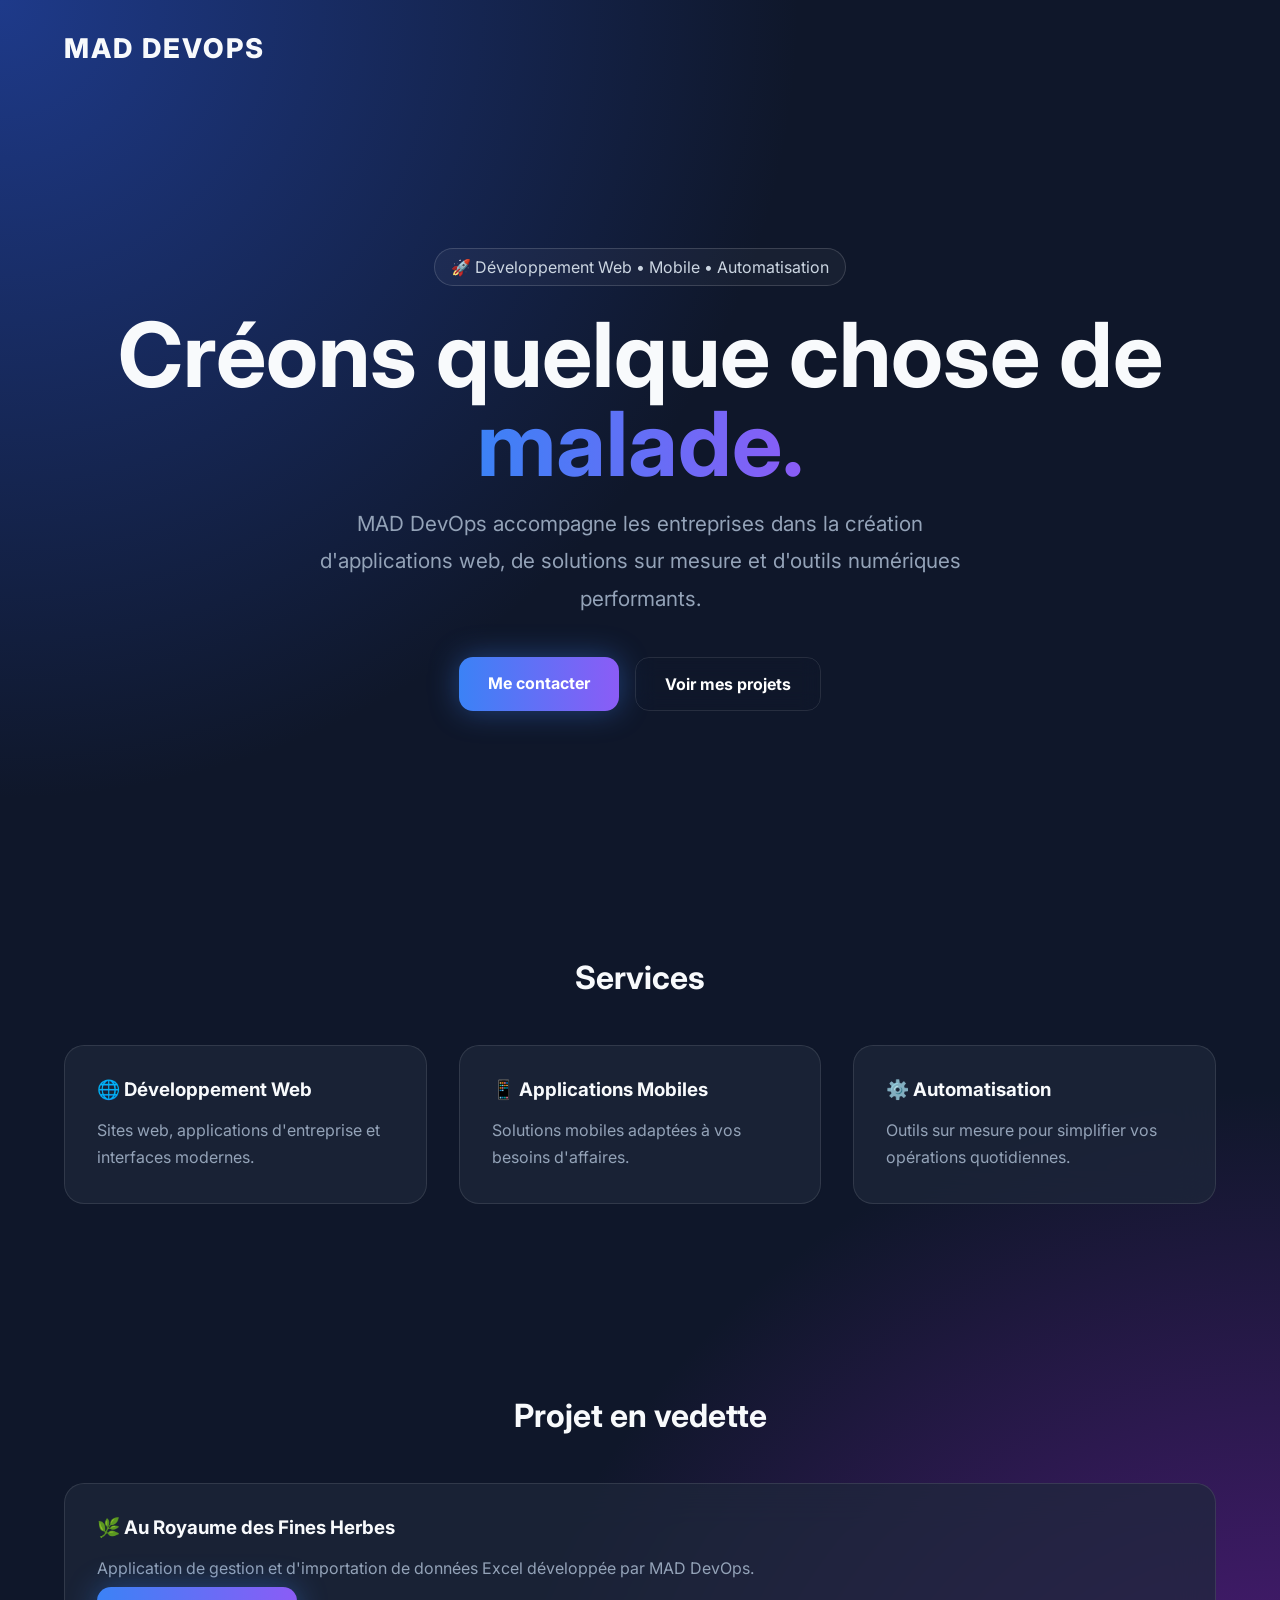
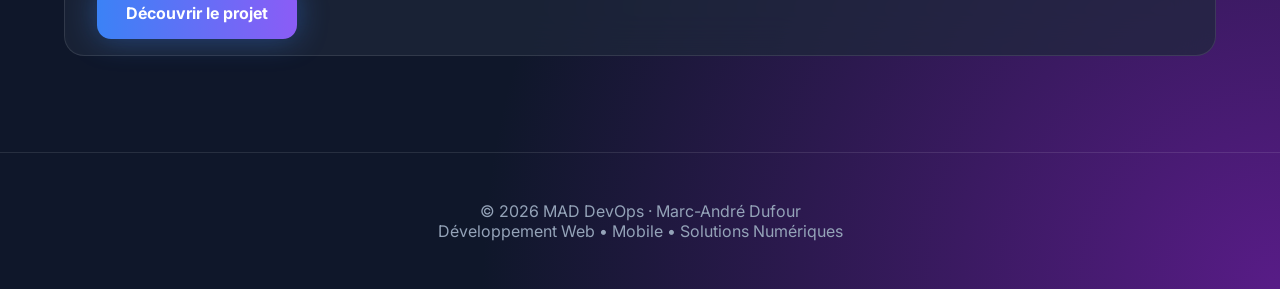
<file: index.html>
<!DOCTYPE html>
<html lang="fr-CA">
<head>
  <meta charset="UTF-8">
  <meta name="viewport" content="width=device-width, initial-scale=1.0">
  <title>MAD DevOps | Développement Web & Mobile</title>

  <meta name="description"
        content="MAD DevOps - Développement d'applications web, mobiles et solutions numériques sur mesure.">

  <link rel="preconnect" href="https://fonts.googleapis.com">
  <link rel="preconnect" href="https://fonts.gstatic.com" crossorigin>
  <link href="https://fonts.googleapis.com/css2?family=Inter:wght@300;400;600;700;800&display=swap" rel="stylesheet">

  <style>
    :root {
      --bg: #0f172a;
      --card: rgba(30, 41, 59, 0.7);
      --border: rgba(255,255,255,0.1);
      --primary: #3b82f6;
      --secondary: #8b5cf6;
      --text: #f8fafc;
      --muted: #94a3b8;
    }

    * {
      margin: 0;
      padding: 0;
      box-sizing: border-box;
    }

    body {
      font-family: 'Inter', sans-serif;
      background:
        radial-gradient(circle at top left, #1e3a8a 0%, transparent 35%),
        radial-gradient(circle at bottom right, #581c87 0%, transparent 35%),
        var(--bg);
      color: var(--text);
      min-height: 100vh;
    }

    .container {
      width: min(1200px, 90%);
      margin: auto;
    }

    header {
      padding: 2rem 0;
    }

    nav {
      display: flex;
      justify-content: space-between;
      align-items: center;
    }

    .logo {
      font-size: 1.7rem;
      font-weight: 800;
      letter-spacing: 2px;
    }

    .hero {
      min-height: 85vh;
      display: flex;
      align-items: center;
      text-align: center;
    }

    .hero-content {
      width: 100%;
    }

    h1 {
      font-size: clamp(3rem, 7vw, 6rem);
      line-height: 1;
      margin-bottom: 1rem;
    }

    .gradient {
      background: linear-gradient(
        90deg,
        var(--primary),
        var(--secondary)
      );
      -webkit-background-clip: text;
      -webkit-text-fill-color: transparent;
    }

    .subtitle {
      color: var(--muted);
      font-size: 1.3rem;
      max-width: 700px;
      margin: auto;
      line-height: 1.8;
    }

    .buttons {
      margin-top: 2.5rem;
      display: flex;
      justify-content: center;
      gap: 1rem;
      flex-wrap: wrap;
    }

    .btn {
      padding: 1rem 1.8rem;
      border-radius: 14px;
      text-decoration: none;
      font-weight: 700;
      transition: .3s;
    }

    .btn-primary {
      background: linear-gradient(
        90deg,
        var(--primary),
        var(--secondary)
      );
      color: white;
      box-shadow: 0 0 30px rgba(59,130,246,.4);
    }

    .btn-primary:hover {
      transform: translateY(-3px);
    }

    .btn-secondary {
      border: 1px solid var(--border);
      color: white;
      backdrop-filter: blur(10px);
    }

    .btn-secondary:hover {
      background: rgba(255,255,255,.05);
    }

    section {
      padding: 6rem 0;
    }

    .section-title {
      text-align: center;
      font-size: 2rem;
      margin-bottom: 3rem;
    }

    .grid {
      display: grid;
      grid-template-columns: repeat(auto-fit, minmax(280px,1fr));
      gap: 2rem;
    }

    .card {
      background: var(--card);
      border: 1px solid var(--border);
      border-radius: 20px;
      padding: 2rem;
      backdrop-filter: blur(20px);
      transition: .3s;
    }

    .card:hover {
      transform: translateY(-8px);
      border-color: rgba(59,130,246,.4);
    }

    .card h3 {
      margin-bottom: 1rem;
    }

    .card p {
      color: var(--muted);
      line-height: 1.7;
    }

    footer {
      text-align: center;
      padding: 3rem;
      color: var(--muted);
      border-top: 1px solid var(--border);
    }

    .badge {
      display: inline-block;
      padding: .5rem 1rem;
      border: 1px solid rgba(255,255,255,.15);
      border-radius: 999px;
      margin-bottom: 1.5rem;
      color: #cbd5e1;
      background: rgba(255,255,255,.04);
    }
  </style>
</head>
<body>

<header class="container">
  <nav>
    <div class="logo">MAD DEVOPS</div>
  </nav>
</header>

<section class="hero container">
  <div class="hero-content">

    <div class="badge">
      🚀 Développement Web • Mobile • Automatisation
    </div>

    <h1>
      Créons quelque chose de
      <span class="gradient">malade.</span>
    </h1>

    <p class="subtitle">
      MAD DevOps accompagne les entreprises dans la création
      d'applications web, de solutions sur mesure et d'outils
      numériques performants.
    </p>

    <div class="buttons">
      <a href="mailto:contact@maddevops.com" class="btn btn-primary">
        Me contacter
      </a>

      <a href="https://github.com/bleeband"
         target="_blank"
         class="btn btn-secondary">
        Voir mes projets
      </a>
    </div>

  </div>
</section>

<section class="container">
  <h2 class="section-title">Services</h2>

  <div class="grid">

    <div class="card">
      <h3>🌐 Développement Web</h3>
      <p>
        Sites web, applications d'entreprise et interfaces modernes.
      </p>
    </div>

    <div class="card">
      <h3>📱 Applications Mobiles</h3>
      <p>
        Solutions mobiles adaptées à vos besoins d'affaires.
      </p>
    </div>

    <div class="card">
      <h3>⚙️ Automatisation</h3>
      <p>
        Outils sur mesure pour simplifier vos opérations quotidiennes.
      </p>
    </div>

  </div>
</section>

<section class="container">
  <h2 class="section-title">Projet en vedette</h2>

  <div class="card">
    <h3>🌿 Au Royaume des Fines Herbes</h3>
    <p>
      Application de gestion et d'importation de données Excel
      développée par MAD DevOps.
    </p>

    <br>

    <a class="btn btn-primary"
       href="/fines-herbes">
      Découvrir le projet
    </a>
  </div>
</section>

<footer>
  © 2026 MAD DevOps · Marc-André Dufour<br>
  Développement Web • Mobile • Solutions Numériques
</footer>

</body>
</html>
</file>
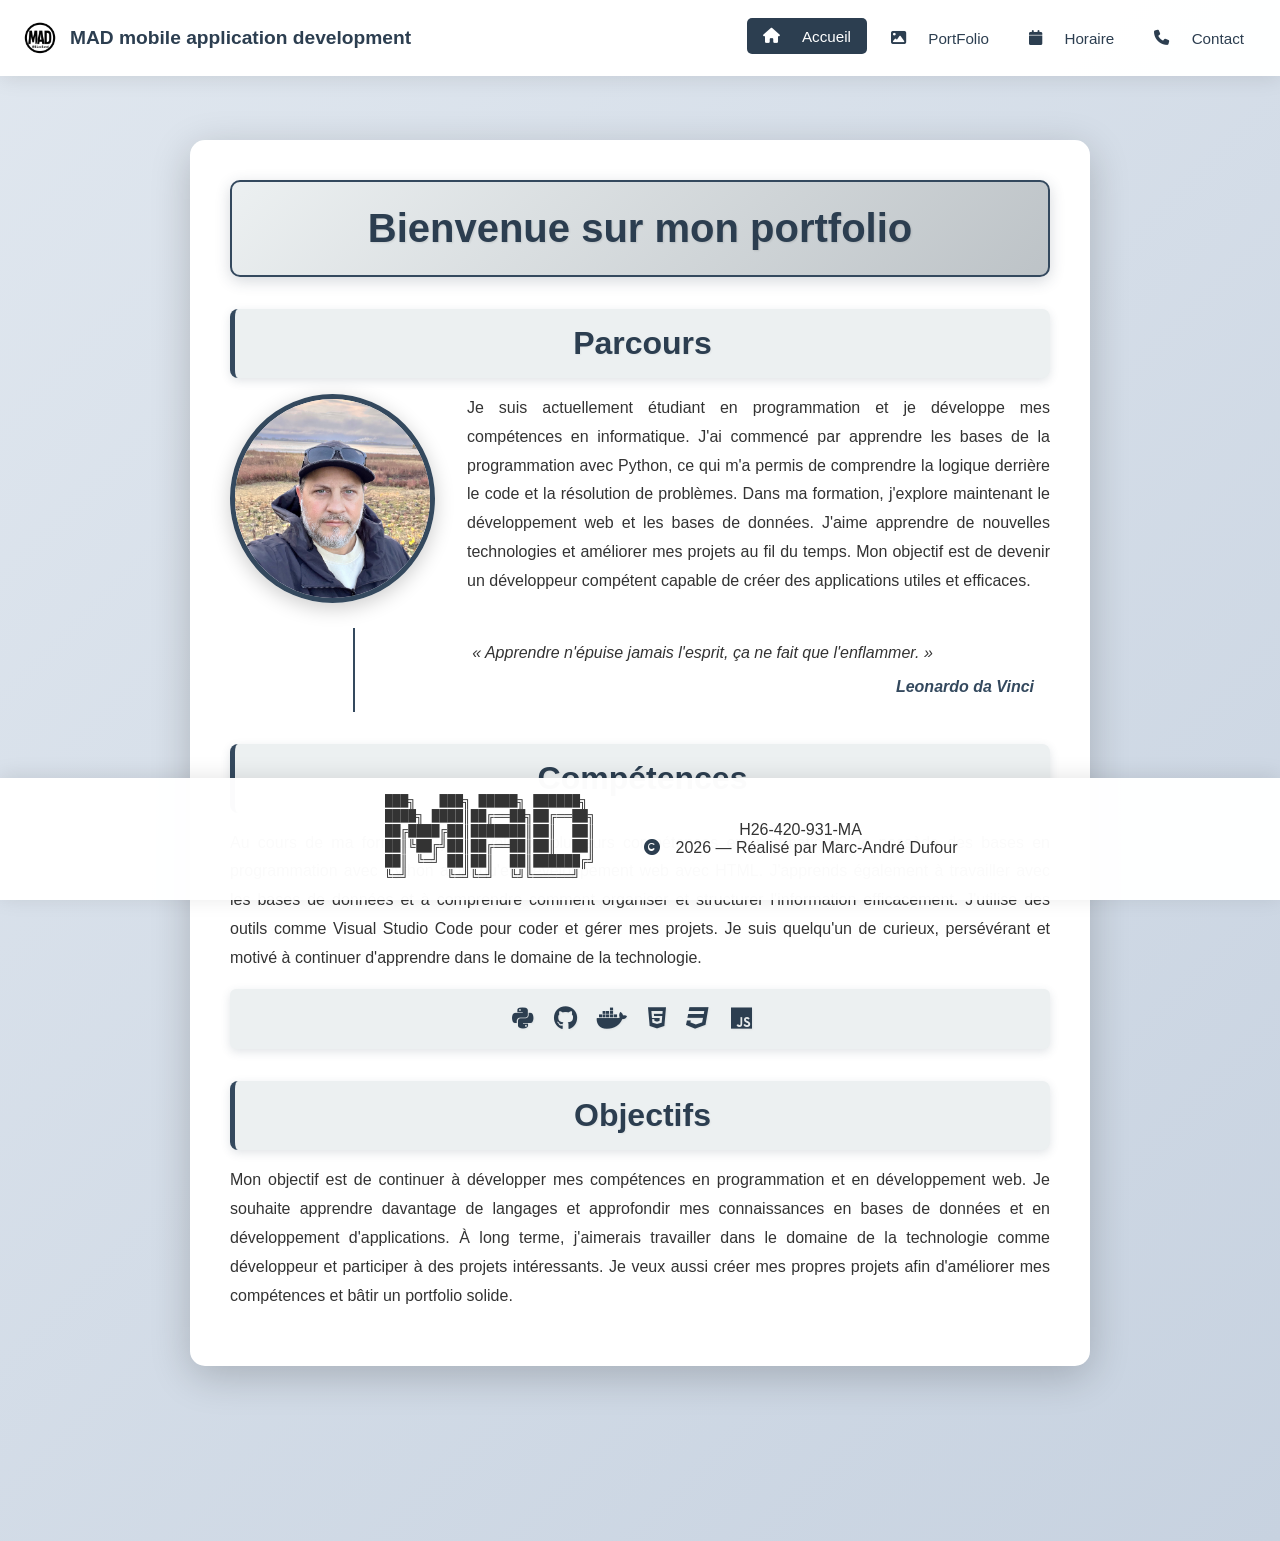
<file: MAD-TP1-H26-931/index.html>
<!DOCTYPE html>
<html lang="fr">

<head>
    <meta charset="UTF-8">
    <meta name="viewport" content="width=device-width, initial-scale=1.0">
    <title>MAD - TP 1</title>
    <link rel="icon" type="image/png" href="client/images/MAD_logo.png">
    <link rel="stylesheet" href="client/css/style.css">
    <link rel="stylesheet" href="https://cdnjs.cloudflare.com/ajax/libs/font-awesome/6.7.2/css/all.min.css">
</head>

<body>
    <header>
        <nav>
            <div class="navbar">
                <div class="logo">
                    <img src="client/images/MAD_logo.png" alt="Logo">
                    <span class="logo-name">MAD mobile application development</span>
                </div>

                <ul class="navliens">
                    <li><a href="index.html" class="active"><i class="fa fa-home"></i>Accueil</a></li>
                    <li><a href="client/pages/portfolio.html"><i class="fa fa-image"></i>PortFolio</a></li>
                    <li><a href="client/pages/loisirs.html"><i class="fa fa-calendar"></i>Horaire</a></li>
                    <li><a href="client/pages/contact.html"><i class="fa fa-phone"></i>Contact</a></li>
                </ul>
            </div>
        </nav>
    </header>

    <main>
        <h1 class="h1contour">Bienvenue sur mon portfolio</h1>

        <section class="parcours">
            <h2 class="h2contour">Parcours</h2>
            <img src="client/images/MAD.JPEG" alt="Photo MAD" class="float-image">

            <p>
            Je suis actuellement étudiant en programmation et je développe mes compétences en informatique.
            J'ai commencé par apprendre les bases de la programmation avec Python, ce qui m'a permis de comprendre
            la logique derrière le code et la résolution de problèmes. Dans ma formation, j'explore maintenant
            le développement web et les bases de données. J'aime apprendre de nouvelles technologies et améliorer
            mes projets au fil du temps. Mon objectif est de devenir un développeur compétent capable de créer des
            applications utiles et efficaces.
            </p>

            <blockquote>
                « Apprendre n'épuise jamais l'esprit, ça ne fait que l'enflammer. »
                <cite>Leonardo da Vinci</cite>
            </blockquote>
            
        </section>

        <section class="competences">
            <h2 class="h2contour">Compétences</h2>
            <p>
            Au cours de ma formation, j'ai développé plusieurs compétences en informatique.
            Je possède des bases en programmation avec Python ainsi qu'en développement web
            avec HTML. J'apprends également à travailler avec les bases de données et à comprendre
            comment organiser et structurer l'information efficacement. J'utilise des outils
            comme Visual Studio Code pour coder et gérer mes projets. Je suis quelqu'un de
            curieux, persévérant et motivé à continuer d'apprendre dans le domaine de la technologie.
            </p>
            <p class="comp_icon">
                <i class="fa-brands fa-python fa-xl"></i>
                <i class="fa-brands fa-github fa-xl"></i>
                <i class="fa-brands fa-docker fa-xl"></i>
                <i class="fa-brands fa-html5 fa-xl"></i>
                <i class="fa-brands fa-css3 fa-xl"></i>
                <i class="fa-brands fa-js fa-xl"></i>
            </p>
        </section>

        <section class="objectifs">
            <h2 class="h2contour">Objectifs</h2>
            <p>
            Mon objectif est de continuer à développer mes compétences en programmation
            et en développement web. Je souhaite apprendre davantage de langages et
            approfondir mes connaissances en bases de données et en développement
            d'applications. À long terme, j'aimerais travailler dans le domaine de la
            technologie comme développeur et participer à des projets intéressants.
            Je veux aussi créer mes propres projets afin d'améliorer mes compétences
            et bâtir un portfolio solide.
            </p>
        </section>
    </main>

    <footer>

        <pre>
        ███╗   ███╗ █████╗ ██████╗
        ████╗ ████║██╔══██╗██╔══██╗
        ██╔████╔██║███████║██║  ██║
        ██║╚██╔╝██║██╔══██║██║  ██║
        ██║ ╚═╝ ██║██║  ██║██████╔╝
        ╚═╝     ╚═╝╚═╝  ╚╝╚═════╝</pre>

        <p>
            H26-420-931-MA<br>
            <i class="fa fa-copyright"></i>2026 — Réalisé par Marc-André Dufour
        </p>
    </footer>

</body>
</html>
</file>
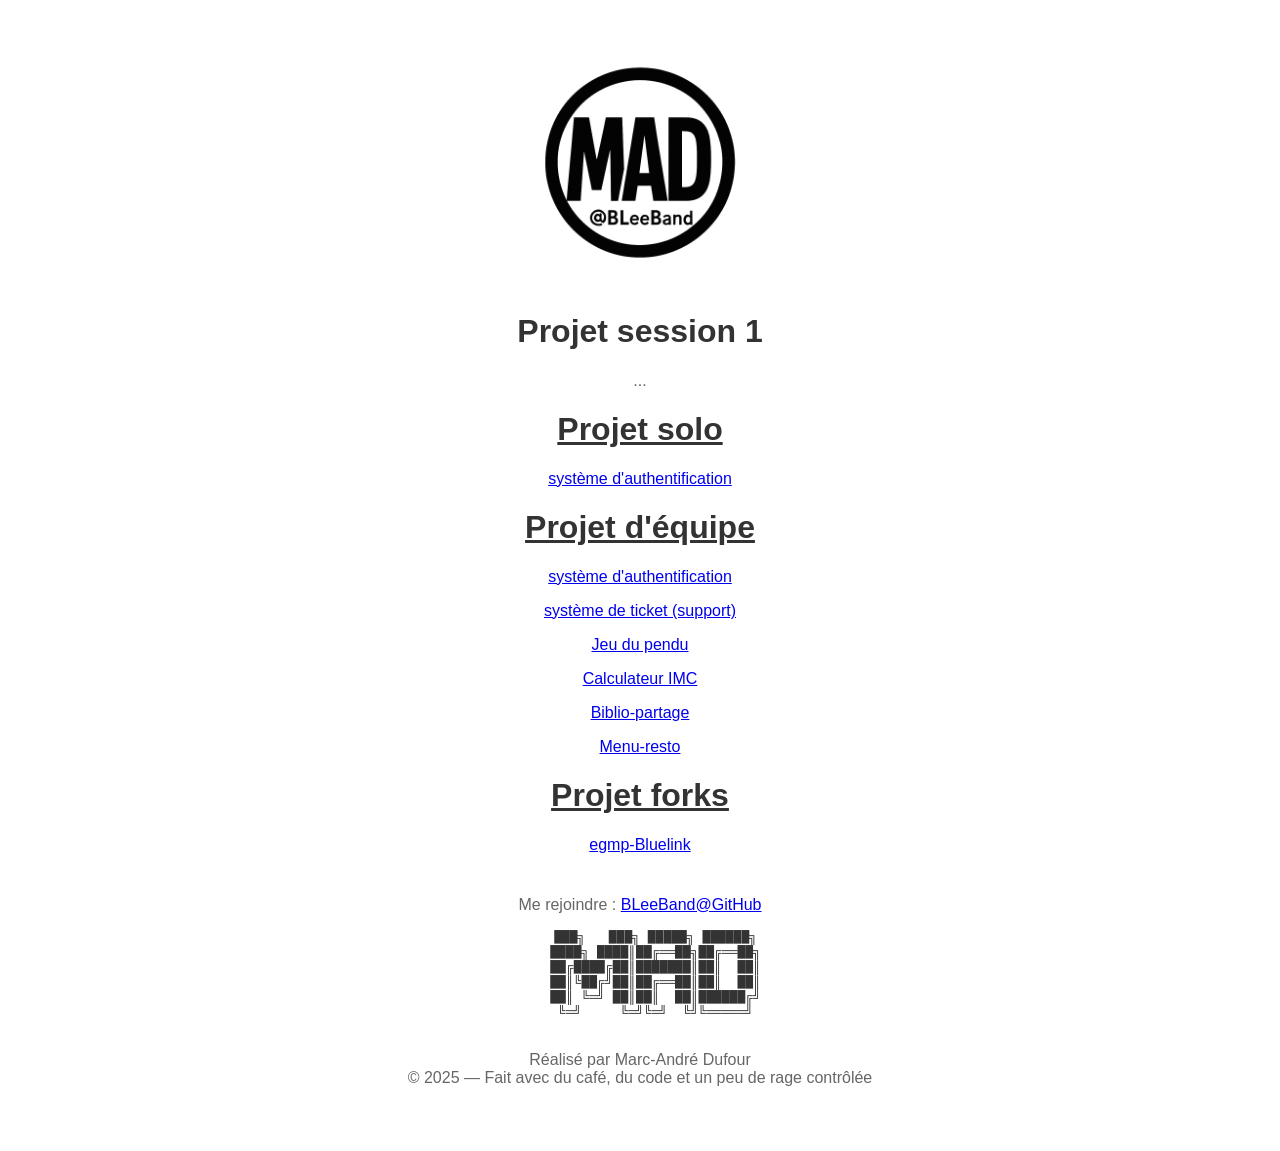
<file: index_session_1.html>
<!DOCTYPE html>
<html lang="fr">
<head>
    <meta charset="UTF-8">
    <meta name="viewport" content="width=device-width, initial-scale=1.0">
    <title>BLeeBand</title>
    <link rel="icon" type="image/png" href="img/logo.png">
    <style>
        body { font-family: Arial, sans-serif; text-align: center; padding: 30px; }
        h1 { color: #333; }
        h2, p { color: #666; }
        .logo { margin-bottom: 20px; }
        .form-container { margin-top: 30px; }
        input[type="email"] { padding: 10px; width: 250px; border: 1px solid #ccc; }
        button { padding: 10px 20px; background-color: #007BFF; color: white; border: none; cursor: pointer; }
        footer {background-color: #ffffff; padding: 10px; text-align: center; color: #333;}
    </style>
</head>
<body>
    <div class="logo">
        <img src="img/MAD_logo.png" alt="Mon Logo" width="250">
    </div>
    <h1>Projet session 1</h1>
    <p>...</p>
    <div>
        <h1><u>Projet solo</u></h1>
        <p><a href="https://github.com/bleeband/SysMonitor">système d'authentification</a></p>
    </div>
    <div>
        <h1><u>Projet d'équipe</u></h1>
        <p><a href="https://github.com/bleeband/Projet_equipe/systeme_authentification">système d'authentification</a></p>
        <p><a href="https://github.com/bleeband/Projet_equipe/Systeme_de_support">système de ticket (support)</a></p>
        <p><a href="https://github.com/Pascal-the-dog/Jeu_du_pendu">Jeu du pendu</a></p>  
        <p><a href="https://github.com/clementlaflamme/Calculateur-d-IMC-avec-Interface">Calculateur IMC</a></p>
        <p><a href="https://github.com/Grindy/biblio-partage">Biblio-partage</a></p>
        <p><a href="https://github.com/bleeband/Projet_equipe/Menu-resto">Menu-resto</a></p>
    </div>
    <div>
        <h1><u>Projet forks</u></h1>
        <p><a href="https://github.com/bleeband/egmp-bluelink-scriptable">egmp-Bluelink</a></p>
    </div>

<footer>
    <p>Me rejoindre : <a href="mailto:bleeband@gmail.com">BLeeBand@GitHub</a></p>
    <p>
    <pre>
    ███╗   ███╗ █████╗ ██████╗
    ████╗ ████║██╔══██╗██╔══██╗
    ██╔████╔██║███████║██║  ██║
    ██║╚██╔╝██║██╔══██║██║  ██║
    ██║ ╚═╝ ██║██║  ██║██████╔╝
    ╚═╝     ╚═╝╚═╝  ╚╝╚═════╝
    </pre>
    </p>

    <p>
    Réalisé par Marc-André Dufour<br>
    © 2025 — Fait avec du café, du code et un peu de rage contrôlée
    </p>

</footer>
</body>
</html>
</file>
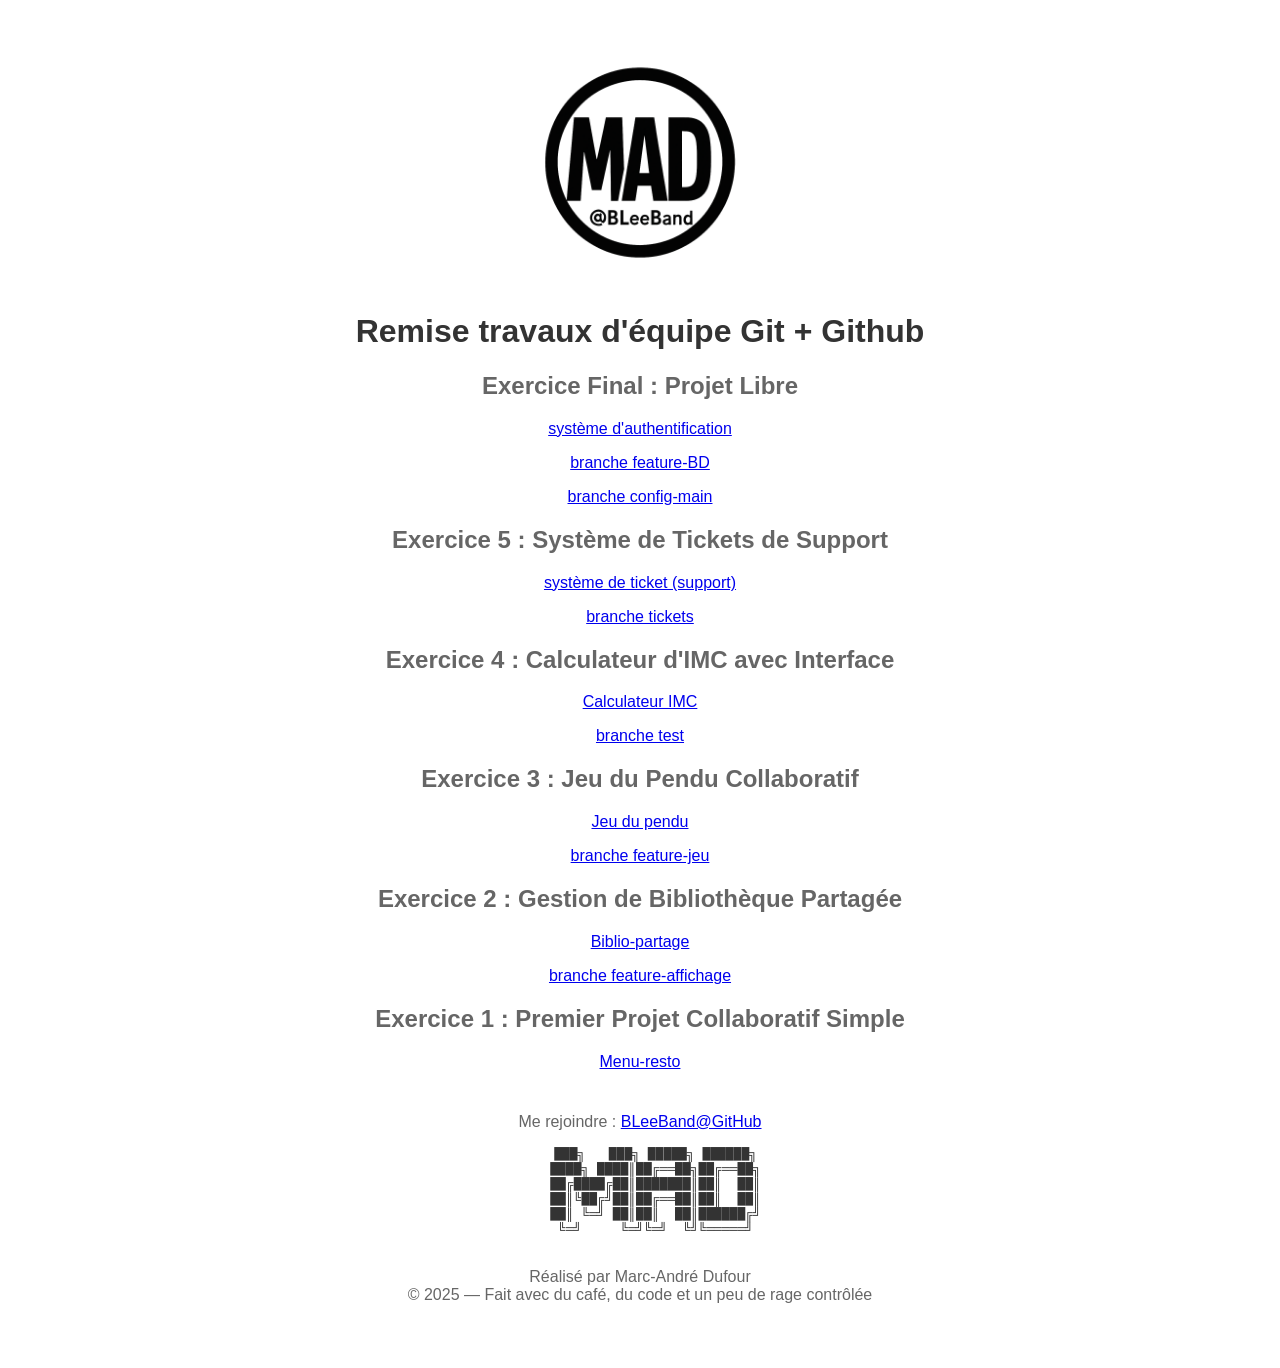
<file: les_gelinottes.html>
<!DOCTYPE html>
<html lang="fr">
<head>
    <meta charset="UTF-8">
    <meta name="viewport" content="width=device-width, initial-scale=1.0">
    <title>BLeeBand</title>
    <link rel="icon" type="image/png" href="img/logo.png">
    <style>
        body { font-family: Cambria, sans-serif; text-align: center; padding: 30px; }
        h1 { color: #333; }
        h2,p { color: #666; }
        .logo { margin-bottom: 20px; }
        .form-container { margin-top: 30px; }
        footer {padding: 10px; text-align: center; color: #333;}
    </style>
</head>

<body>
    <div class="logo">
        <img src="img/MAD_logo.png" alt="Mon Logo" width="250">
    </div>
    <h1>Remise travaux d'équipe Git + Github</h1>
    <p></p>
    <div>
        <h2>Exercice Final : Projet Libre</h2>
        <p><a href="https://github.com/bleeband/systeme_authentification">système d'authentification</a></p>
        <p><a href="https://github.com/bleeband/systeme_authentification/tree/feature-BD">branche feature-BD</a></p>
        <p><a href="https://github.com/bleeband/systeme_authentification/tree/congig-main">branche config-main</a></p>        
        <h2>Exercice 5 : Système de Tickets de Support</h2>
        <p><a href="https://github.com/bleeband/Systeme_de_support">système de ticket (support)</a></p>
        <p><a href="https://github.com/bleeband/Systeme_de_support/tree/tickets">branche tickets</a></p>
        <h2>Exercice 4 : Calculateur d'IMC avec Interface</h2>
        <p><a href="https://github.com/clementlaflamme/Calculateur-d-IMC-avec-Interface">Calculateur IMC</a></p>
        <p><a href="https://github.com/clementlaflamme/Calculateur-d-IMC-avec-Interface/tree/test">branche test</a></p>        
        <h2>Exercice 3 : Jeu du Pendu Collaboratif</h2>
        <p><a href="https://github.com/Pascal-the-dog/Jeu_du_pendu">Jeu du pendu</a></p>
        <p><a href="https://github.com/Pascal-the-dog/Jeu_du_pendu/tree/feature-jeu">branche feature-jeu</a></p>
        <h2>Exercice 2 : Gestion de Bibliothèque Partagée</h2>
        <p><a href="https://github.com/Grindy/biblio-partage">Biblio-partage</a></p>
        <p><a href="https://github.com/Grindy/biblio-partage/tree/feature-affichage">branche feature-affichage</a></p>
        <h2>Exercice 1 : Premier Projet Collaboratif Simple</h2>
        <p><a href="https://github.com/bleeband/Menu-resto">Menu-resto</a></p>

    </div>

<footer>
    <p>Me rejoindre : <a href="mailto:bleeband@gmail.com">BLeeBand@GitHub</a></p>
    <p>
    <pre>
    ███╗   ███╗ █████╗ ██████╗
    ████╗ ████║██╔══██╗██╔══██╗
    ██╔████╔██║███████║██║  ██║
    ██║╚██╔╝██║██╔══██║██║  ██║
    ██║ ╚═╝ ██║██║  ██║██████╔╝
    ╚═╝     ╚═╝╚═╝  ╚╝╚═════╝
    </pre>
    </p>

    <p>
    Réalisé par Marc-André Dufour<br>
    © 2025 — Fait avec du café, du code et un peu de rage contrôlée
    </p>

</footer>
    
</body>
</html>
</file>
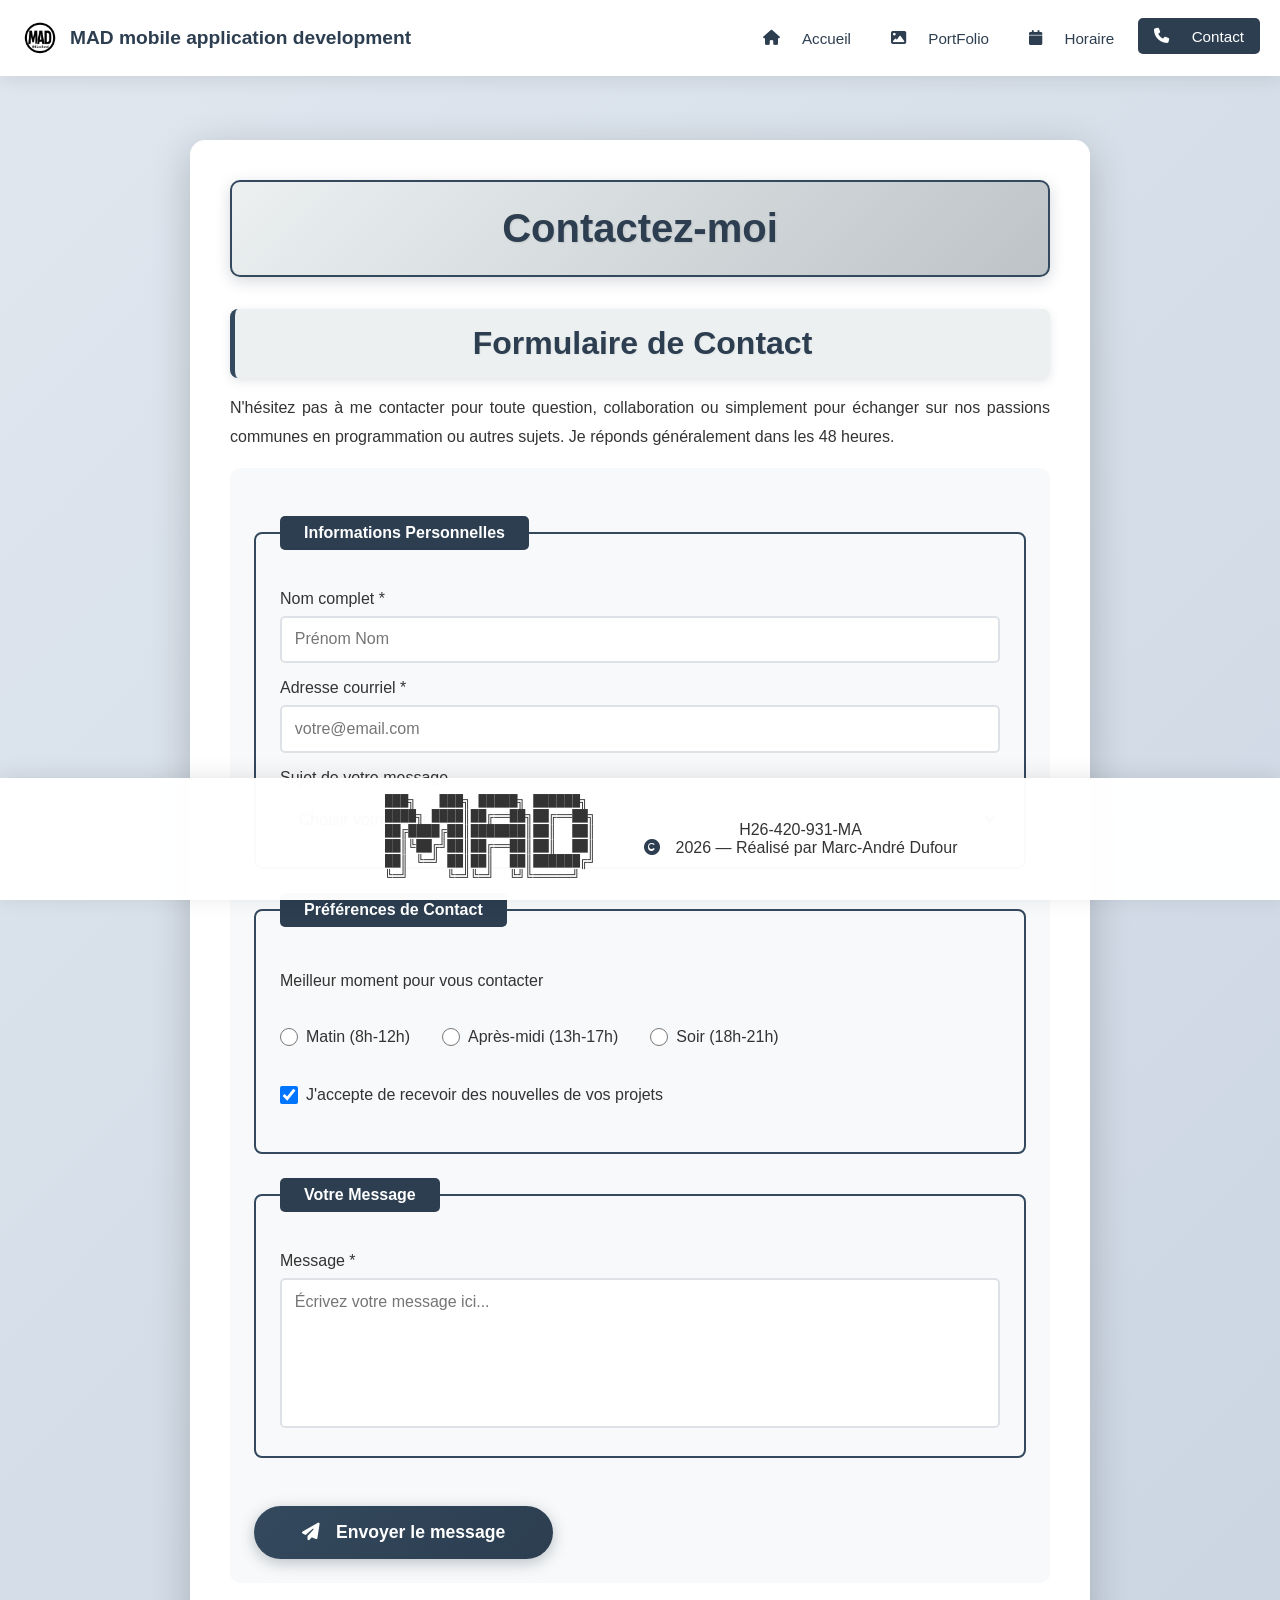
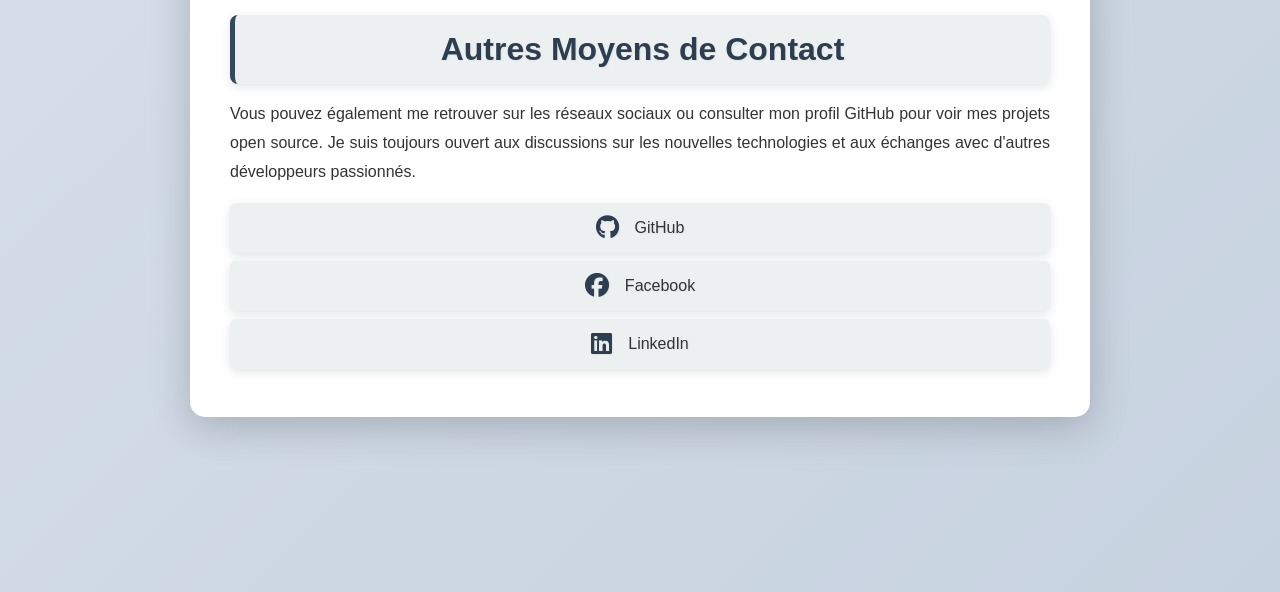
<file: MAD-TP1-H26-931/client/pages/contact.html>
<!DOCTYPE html>
<html lang="fr">

<head>
    <meta charset="UTF-8">
    <meta name="viewport" content="width=device-width, initial-scale=1.0">
    <title>MAD - TP 1</title>
    <link rel="icon" type="image/png" href="../images/MAD_logo.png">
    <link rel="stylesheet" href="../css/style.css">
    <link rel="stylesheet" href="https://cdnjs.cloudflare.com/ajax/libs/font-awesome/6.7.2/css/all.min.css">
    <script type="module" src="../js/form.js"></script>
</head>
<body>
    <header>
        <nav>
            <div class="navbar">
                <div class="logo">
                    <img src="../images/MAD_logo.png" alt="Logo">
                    <span>MAD mobile application development</span>
                </div>

                <ul class="navliens">
                    <li><a href="../../index.html"><i class="fa fa-home"></i>Accueil</a></li>
                    <li><a href="portfolio.html"><i class="fa fa-image"></i>PortFolio</a></li>
                    <li><a href="loisirs.html"><i class="fa fa-calendar"></i>Horaire</a></li>
                    <li><a href="contact.html" class="active"><i class="fa fa-phone"></i>Contact</a></li>
                </ul>
            </div>
        </nav>
    </header>

     <main>
        <h1 class="h1contour">Contactez-moi</h1>

        <section>
            <h2 class="h2contour">Formulaire de Contact</h2>
            <p>
                N'hésitez pas à me contacter pour toute question, collaboration ou simplement pour échanger 
                sur nos passions communes en programmation ou autres sujets. Je réponds généralement dans les 48 heures.
            </p>

            <form action="../../serveur/traitement.php" method="post" id="form_contact">
                <fieldset>
                    <legend>Informations Personnelles</legend>

                    <label for="nom">Nom complet *</label>
                    <input type="text" id="nom" name="nom" placeholder="Prénom Nom" required>

                    <label for="email">Adresse courriel *</label>
                    <input type="email" id="email" name="email" placeholder="votre@email.com" required>

                    <label for="sujet">Sujet de votre message</label>
                    <select id="sujet" name="sujet" required>
                        <option value="">Choisir votre sujet</option>
                        <option value="collaboration">Proposition de collaboration</option>
                        <option value="question">Question technique</option>
                        <option value="emploi">Opportunité d'emploi</option>
                        <option value="autre">Autre</option>
                    </select>
                </fieldset>

                <fieldset>
                    <legend>Préférences de Contact</legend>

                    <p>Meilleur moment pour vous contacter</p>

                    <div class="radio-group">
                        <label for="matin">
                            <input type="radio" id="matin" name="moment" value="matin">
                            Matin (8h-12h)
                        </label>
                        <label for="apres-midi">
                            <input type="radio" id="apres-midi" name="moment" value="apres-midi">
                            Après-midi (13h-17h)
                        </label>
                        <label for="soir">
                            <input type="radio" id="soir" name="moment" value="soir">
                            Soir (18h-21h)
                        </label>
                    </div>

                    <div class="checkbox-group">
                        <label for="newsletter">
                            <input type="checkbox" id="newsletter" name="newsletter" value="oui" checked>
                            J'accepte de recevoir des nouvelles de vos projets
                        </label>
                    </div>
                </fieldset>

                <fieldset>
                    <legend>Votre Message</legend>

                    <label for="message">Message *</label>
                    <textarea id="message" name="message" placeholder="Écrivez votre message ici..." required ></textarea>
                </fieldset>

                <button type="submit">
                    <i class="fa fa-paper-plane"></i>Envoyer le message
                </button>
            </form>

            <!-- SIMULATION DE L'ENVOI VIA SCRIPT JS -->
            <div id="popup" class="popup">
                <div class="popup-content">
                    <span id="fermer">&times;</span>
                    <div id="popup-message"></div>
                </div>
            </div>

        </section>

        <section>
            <h2 class="h2contour">Autres Moyens de Contact</h2>
            <p>
                Vous pouvez également me retrouver sur les réseaux sociaux ou consulter mon profil GitHub 
                pour voir mes projets open source. Je suis toujours ouvert aux discussions sur les nouvelles 
                technologies et aux échanges avec d'autres développeurs passionnés.
            </p>
            <ul class="reseaux">
                <li>
                    <a href="https://github.com/bleeband" target="_blank">
                        <i class="fa-brands fa-github fa-xl"></i>GitHub</a>
                </li>
                <li>
                    <a href="https://www.facebook.com/profile.php?id=61577653688280" target="_blank">
                        <i class="fa-brands fa-facebook fa-xl"></i>Facebook</a>
                </li>
                <li>
                    <a href="https://www.linkedin.com/in/marc-andré-dufour-5b07b73b3" target="_blank">
                        <i class="fa-brands fa-linkedin fa-xl"></i>LinkedIn</a>
                </li>
            </ul>
        </section>
    </main>

    <footer>

        <pre>
        ███╗   ███╗ █████╗ ██████╗
        ████╗ ████║██╔══██╗██╔══██╗
        ██╔████╔██║███████║██║  ██║
        ██║╚██╔╝██║██╔══██║██║  ██║
        ██║ ╚═╝ ██║██║  ██║██████╔╝
        ╚═╝     ╚═╝╚═╝  ╚╝╚═════╝</pre>

        <p>
            H26-420-931-MA<br>
            <i class="fa fa-copyright"></i>2026 — Réalisé par Marc-André Dufour
        </p>
    </footer>
</body>
</html>
</file>
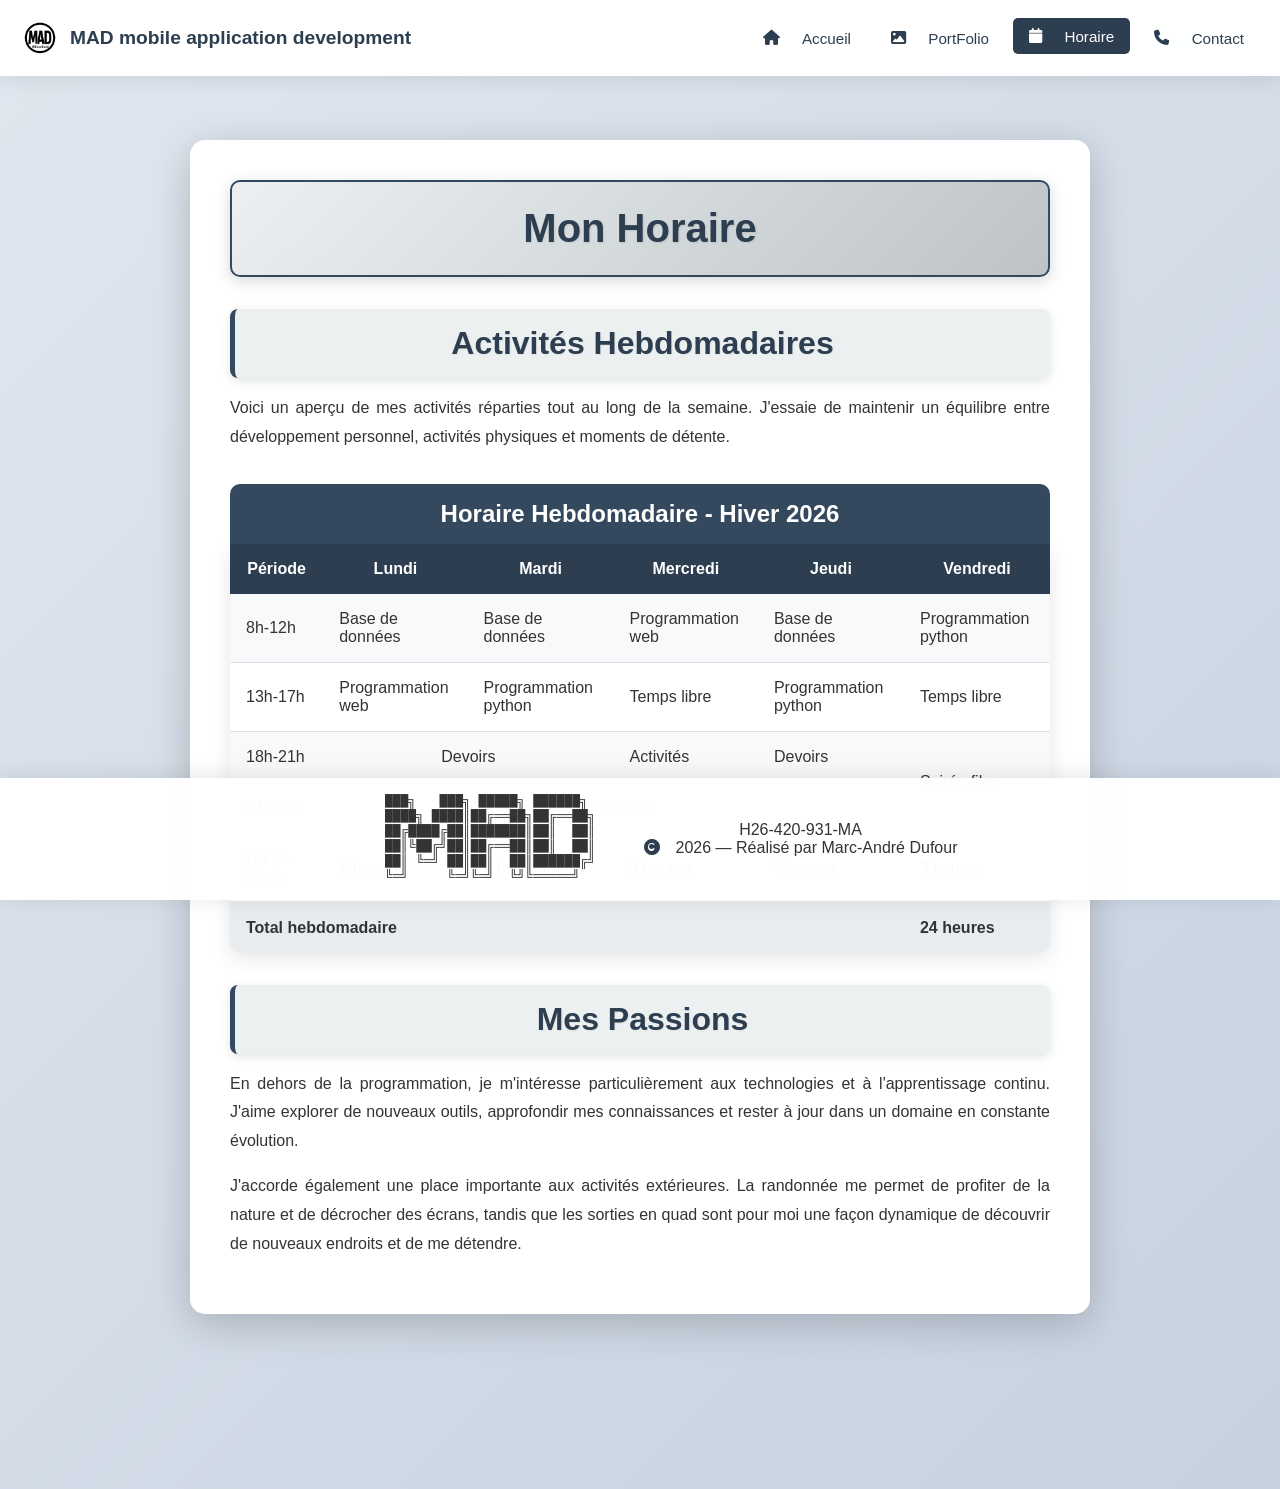
<file: MAD-TP1-H26-931/client/pages/loisirs.html>
<!DOCTYPE html>
<html lang="fr">

<head>
    <meta charset="UTF-8">
    <meta name="viewport" content="width=device-width, initial-scale=1.0">
    <title>MAD - TP 1</title>
    <link rel="icon" type="image/png" href="../images/MAD_logo.png">
    <link rel="stylesheet" href="../css/style.css">
    <link rel="stylesheet" href="https://cdnjs.cloudflare.com/ajax/libs/font-awesome/6.7.2/css/all.min.css">
</head>

<body>
    <header>
        <nav>
            <div class="navbar">
                <div class="logo">
                    <img src="../images/MAD_logo.png" alt="Logo">
                    <span>MAD mobile application development</span>
                </div>

                <ul class="navliens">
                    <li><a href="../../index.html"><i class="fa fa-home"></i>Accueil</a></li>
                    <li><a href="portfolio.html"><i class="fa fa-image"></i>PortFolio</a></li>
                    <li><a href="loisirs.html" class="active"><i class="fa fa-calendar"></i>Horaire</a></li>
                    <li><a href="contact.html"><i class="fa fa-phone"></i>Contact</a></li>
                </ul>
            </div>
        </nav>
    </header>

     <main>
        <h1 class="h1contour">Mon Horaire</h1>

        <section>
            <h2 class="h2contour">Activités Hebdomadaires</h2>
            <p>
                Voici un aperçu de mes activités réparties tout au long de la semaine. 
                J'essaie de maintenir un équilibre entre développement personnel, activités physiques 
                et moments de détente.
            </p>

            <table>
                <caption>Horaire Hebdomadaire - Hiver 2026</caption>
                <thead>
                    <tr>
                        <th>Période</th>
                        <th>Lundi</th>
                        <th>Mardi</th>
                        <th>Mercredi</th>
                        <th>Jeudi</th>
                        <th>Vendredi</th>
                    </tr>
                </thead>
                <tbody>
                    <tr>
                        <td>8h-12h</td>
                        <td>Base de données</td>
                        <td>Base de données</td>
                        <td>Programmation web</td>
                        <td>Base de données</td>
                        <td>Programmation python</td>
                    </tr>
                    <tr>
                        <td>13h-17h</td>
                        <td>Programmation web</td>
                        <td>Programmation python</td>
                        <td>Temps libre</td>
                        <td>Programmation python</td>
                        <td>Temps libre</td>
                    </tr>
                    <tr>
                        <td>18h-21h</td>
                        <td class="center" colspan="2">Devoirs</td>
                        <td>Activités</td>
                        <td>Devoirs</td>
                        <td rowspan="2">Soirée film</td>
                    </tr>
                    <tr>
                        <td>21h-23h</td>
                        <td class="center" colspan="4">Bonne nuit</td>
                    </tr>
                    <tr>
                        <td>Durée totale</td>
                        <td>6 heures</td>
                        <td>6 heures</td>
                        <td>3 heures</td>
                        <td>6 heures</td>
                        <td>3 heures</td>
                    </tr>
                </tbody>
                <tfoot>
                    <tr>
                        <td colspan="5">Total hebdomadaire</td>
                        <td>24 heures</td>
                    </tr>
                </tfoot>
            </table>

        </section>

        <section>
            <h2 class="h2contour">Mes Passions</h2>
            <p>
                En dehors de la programmation, je m'intéresse particulièrement aux technologies et à 
                l'apprentissage continu. J'aime explorer de nouveaux outils, approfondir mes connaissances 
                et rester à jour dans un domaine en constante évolution.
            </p>
            <p>
                J'accorde également une place importante aux activités extérieures. La randonnée me permet 
                de profiter de la nature et de décrocher des écrans, tandis que les sorties en quad sont 
                pour moi une façon dynamique de découvrir de nouveaux endroits et de me détendre.
            </p>
        </section>

    </main>
    <footer>

        <pre>
        ███╗   ███╗ █████╗ ██████╗
        ████╗ ████║██╔══██╗██╔══██╗
        ██╔████╔██║███████║██║  ██║
        ██║╚██╔╝██║██╔══██║██║  ██║
        ██║ ╚═╝ ██║██║  ██║██████╔╝
        ╚═╝     ╚═╝╚═╝  ╚╝╚═════╝</pre>

        <p>
            H26-420-931-MA<br>
            <i class="fa fa-copyright"></i>2026 — Réalisé par Marc-André Dufour
        </p>
    </footer>
</body>
</html>
</file>
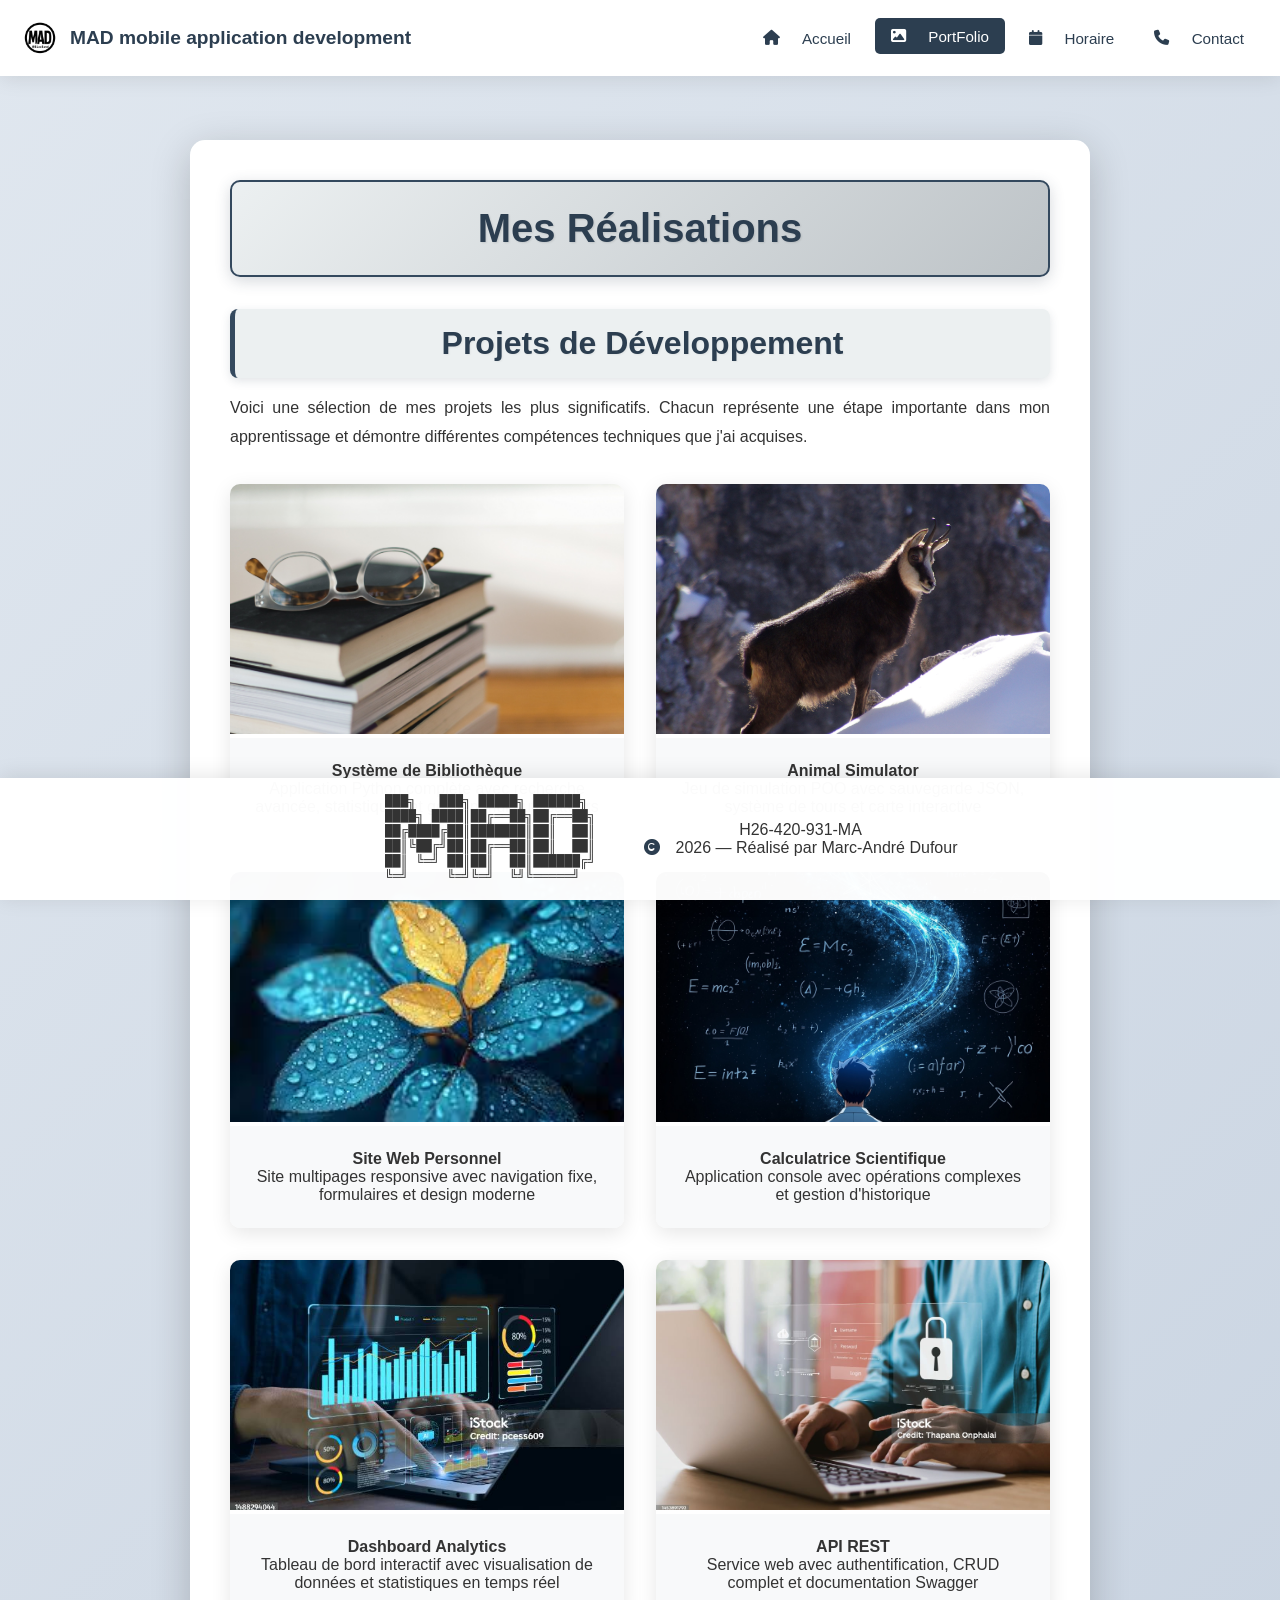
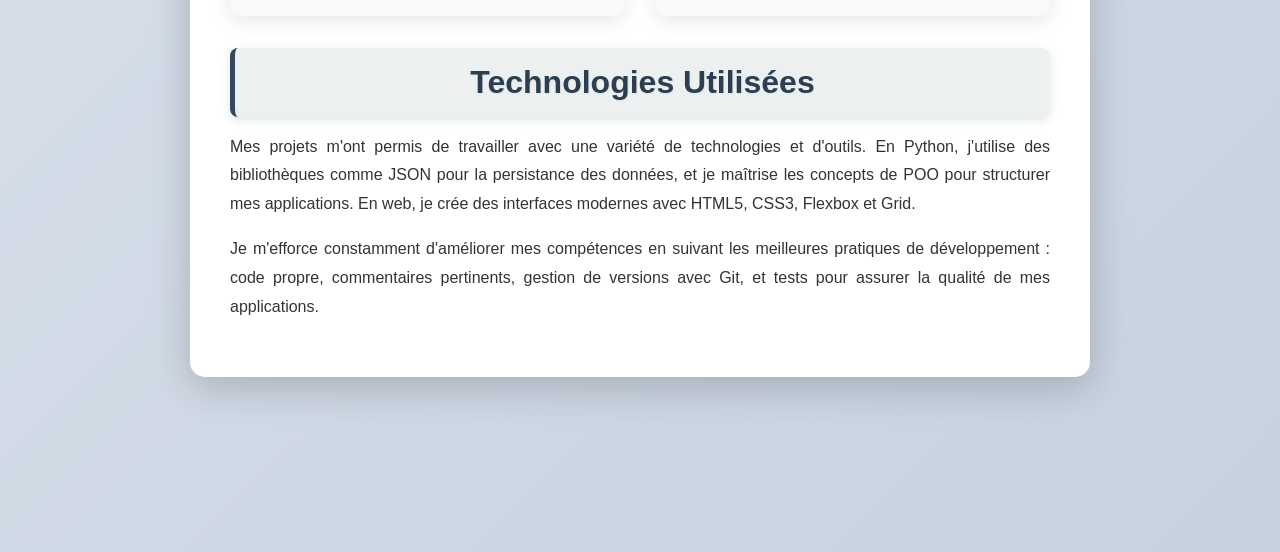
<file: MAD-TP1-H26-931/client/pages/portfolio.html>
<!DOCTYPE html>
<html lang="fr">

<head>
    <meta charset="UTF-8">
    <meta name="viewport" content="width=device-width, initial-scale=1.0">
    <title>MAD - TP 1</title>
    <link rel="icon" type="image/png" href="../images/MAD_logo.png">
    <link rel="stylesheet" href="../css/style.css">
    <link rel="stylesheet" href="https://cdnjs.cloudflare.com/ajax/libs/font-awesome/6.7.2/css/all.min.css">
</head>

<body>
    <header>
        <nav>
            <div class="navbar">
                <div class="logo">
                    <img src="../images/MAD_logo.png" alt="Logo">
                    <span>MAD mobile application development</span>
                </div>

                <ul class="navliens">
                    <li><a href="../../index.html"><i class="fa fa-home"></i>Accueil</a></li>
                    <li><a href="portfolio.html" class="active"><i class="fa fa-image"></i>PortFolio</a></li>
                    <li><a href="loisirs.html"><i class="fa fa-calendar"></i>Horaire</a></li>
                    <li><a href="contact.html"><i class="fa fa-phone"></i>Contact</a></li>
                </ul>
            </div>
        </nav>
    </header>

     <main>
        <h1 class="h1contour">Mes Réalisations</h1>

        <section>
            <h2 class="h2contour">Projets de Développement</h2>
            <p>
                Voici une sélection de mes projets les plus significatifs. Chacun représente 
                une étape importante dans mon apprentissage et démontre différentes compétences 
                techniques que j'ai acquises.
            </p>

            <div class="portfolio-grid">
                <figure>
                    <img src="../images/img1.jpg" alt="Système de gestion de bibliothèque en Python">
                    <figcaption>
                        <strong>Système de Bibliothèque</strong><br>
                        Application Python complète avec recherche avancée, statistiques et gestion multi-utilisateurs
                    </figcaption>
                </figure>

                <figure>
                    <img src="../images/img2.jpg" alt="Jeu de simulation d'animaux">
                    <figcaption>
                        <strong>Animal Simulator</strong><br>
                        Jeu de simulation POO avec sauvegarde JSON, système de tours et carte interactive
                    </figcaption>
                </figure>

                <figure>
                    <img src="../images/img3.jpg" alt="Site web responsive HTML/CSS">
                    <figcaption>
                        <strong>Site Web Personnel</strong><br>
                        Site multipages responsive avec navigation fixe, formulaires et design moderne
                    </figcaption>
                </figure>

                <figure>
                    <img src="../images/img4.jpg" alt="Calculatrice scientifique en Python">
                    <figcaption>
                        <strong>Calculatrice Scientifique</strong><br>
                        Application console avec opérations complexes et gestion d'historique
                    </figcaption>
                </figure>

                <figure>
                    <img src="../images/img5.jpg" alt="Dashboard de données avec graphiques">
                    <figcaption>
                        <strong>Dashboard Analytics</strong><br>
                        Tableau de bord interactif avec visualisation de données et statistiques en temps réel
                    </figcaption>
                </figure>

                <figure>
                    <img src="../images/img6.jpg" alt="API REST en Python">
                    <figcaption>
                        <strong>API REST</strong><br>
                        Service web avec authentification, CRUD complet et documentation Swagger
                    </figcaption>
                </figure>
            </div>
        </section>

        <section>
            <h2 class="h2contour">Technologies Utilisées</h2>
            <p>
                Mes projets m'ont permis de travailler avec une variété de technologies et d'outils. 
                En Python, j'utilise des bibliothèques comme JSON pour la persistance des données, 
                et je maîtrise les concepts de POO pour structurer mes applications. En web, je crée 
                des interfaces modernes avec HTML5, CSS3, Flexbox et Grid.
            </p>
            <p>
                Je m'efforce constamment d'améliorer mes compétences en suivant les meilleures pratiques 
                de développement : code propre, commentaires pertinents, gestion de versions avec Git, 
                et tests pour assurer la qualité de mes applications.
            </p>
        </section>

    </main>

    <footer>

        <pre>
        ███╗   ███╗ █████╗ ██████╗
        ████╗ ████║██╔══██╗██╔══██╗
        ██╔████╔██║███████║██║  ██║
        ██║╚██╔╝██║██╔══██║██║  ██║
        ██║ ╚═╝ ██║██║  ██║██████╔╝
        ╚═╝     ╚═╝╚═╝  ╚╝╚═════╝</pre>

        <p>
            H26-420-931-MA<br>
            <i class="fa fa-copyright"></i>2026 — Réalisé par Marc-André Dufour
        </p>
    </footer>
</body>
</html>
</file>
<file: MAD-TP1-H26-931/client/css/style.css>
/* === VARIABLES ET RESET === */
* {
    margin: 0;
    padding: 0;
    box-sizing: border-box;
}

/* ------------------------------- BODY - MAIN ------------------------------- */
html {
    scroll-behavior: smooth;
}

body {
    font-family: 'Poppins', sans-serif;
    min-height: 100%;
    color: #333;
    background: linear-gradient(135deg, #e0e7ef 0%, #c7d2e0 100%);    
}

main {
    max-width: 900px;
    width: 90%;
    margin: auto;
    margin-top: 140px;
    margin-bottom: 175px;
    background: white;
    padding: 40px;
    border-radius: 15px;
    box-shadow: 0 10px 40px #00000033;
}

a {
    transition: all 0.2s ease;
}

/* ------------------------------- ICONES ------------------------------- */
.fa, .fa-brands {
    padding-right: 1rem;
}

.fa-brands {
    color: #2c3e50;
    transition: color 0.25s ease;
}

.fa-xl {
    font-size: 2rem;
    line-height: 0;
}

/* ------------------------------- NAVIGATION ------------------------------- */
nav {
    position: fixed;
    top: 0;
    left: 0;
    right: 0;
    background: #fffffffa;
    box-shadow: 0 2px 20px #0000001a;
    z-index: 1000;
    padding: 0.5rem 0;
}

.navbar {
    display: flex;
    align-items: center;
    justify-content: space-between;
    padding: 10px 20px;
    max-width: 1400px;
    margin: 0 auto;
}

.logo {
    display: flex;
    align-items: center;
    gap: 10px;
    color: #2c3e50;
    font-size: 1.2rem;
    font-weight: 600;
}

.logo img {
    height: 40px;
    transition: all 0.3s ease;
}

.logo img:hover {
    transform: scale(1.1);
}

.navliens {
    display: flex;
    list-style: none;
    gap: 0.5rem;
    margin: 0;
}

.navliens a {
    display: flex;
    align-items: center;
    text-decoration: none;
    color: #2c3e50;
    transition: all 0.3s ease;
    padding: 0.6rem 1rem;
    border-radius: 5px;
    white-space: nowrap;
    font-size: 0.95rem;
}

.navliens a:hover,
.navliens a.active {
    background: #2c3e50;
    color: white;
    transform: translateY(-2px);
}

.navliens i {
    margin-right: 0.4rem;
}

/* --------------------------------- TITRES ----------------------------------- */
h1{
    text-align: center;
    color: #2c3e50;
    font-size: 2.5rem;
}

.h1contour {
    margin-bottom: 2rem;
    padding: 1.5rem;
    background: linear-gradient(135deg, #ecf0f1, #bdc3c7);
    border: 2px solid #34495e;
    border-radius: 10px;
    text-shadow: 1px 1px 2px rgba(0, 0, 0, 0.1);
    box-shadow: 0 4px 15px rgba(44, 62, 80, 0.2);
}

h2 {
    text-align: center;
    color: #2c3e50;
    font-size: 2rem;
}

.h2contour {
    margin: 2rem 0 1rem 0;
    padding: 1rem 1.5rem;
    background-color: #ecf0f1;
    border-left: 5px solid #34495e;
    border-radius: 8px;
    box-shadow: 0 3px 10px rgba(52, 73, 94, 0.15);
    text-shadow: 1px 1px 2px rgba(0, 0, 0, 0.05);
}

/* ---------------------------------- CITATIONS ----------------------------------- */
blockquote {
    font-style: italic;
    margin: 2rem 0 2rem 15%;
    padding: 1rem;
    text-align: center;
    border-left: 2px solid #34495e;
}

blockquote cite {
    display: block;
    margin-top: 1rem;
    text-align: right;
    font-weight: 600;
    color: #34495e;
}

/* ----------------------------------- SECTIONS ----------------------------------- */
section {
    width: 100%;
    margin-left: auto;
    margin-right: auto;
    text-align: justify;
    scroll-margin-top: 160px;
}

section p {
    margin: 1rem 0;
    line-height: 1.8;
}

.comp_icon {
    text-decoration: none;
    text-align: center;
    background: #ecf0f1;
    color: #333;    
    padding: 1rem 1.5rem;
    border-radius: 6px;
    transition: 0.3s;
    box-shadow: 0 3px 10px rgba(52, 73, 94, 0.15);
    text-shadow: 1px 1px 2px rgba(0, 0, 0, 0.05);
}

/* ----------------------------------- IMAGES ----------------------------------- */
.float-image {
    float: left;
    margin: 0 2rem 1rem 0;
    max-width: 25%;
    object-fit: contain;
    border-radius: 50%;
    border: 5px solid #34495e;
    box-shadow: 0 5px 20px rgba(0, 0, 0, 0.2);
}

/* ----------------------------------- PORTFOLIO ---------------------------------- */
.portfolio-grid {
    display: grid;
    grid-template-columns: repeat(auto-fit, minmax(300px, 1fr));
    gap: 2rem;
    margin: 2rem 0;
}

figure {
    background: white;
    border-radius: 10px;
    overflow: hidden;
    box-shadow: 0 5px 20px rgba(0, 0, 0, 0.1);
    transition: all 0.3s ease;
}

figure:hover {
    transform: translateY(-5px) scale(1.01);
    box-shadow: 0 15px 40px rgba(44, 62, 80, 0.3);
}

figure img {
    width: 100%;
    height: 250px;
    object-fit: cover;
    transition: all 0.3s ease;
}

figure:hover img {
    transform: scale(1.1);
    opacity: 0.9;
}

figcaption {
    padding: 1.5rem;
    background: #f8f9fa;
    text-align: center;
    font-weight: 500;
    color: #333;
}

/* ------------------------------------ LOISIR ----------------------------------- */
table {
    width: 100%;
    text-align: start;
    border-collapse: collapse;
    margin: 2rem 0;
    box-shadow: 0 5px 20px rgba(0, 0, 0, 0.1);
    border-radius: 10px;
    overflow: hidden;

}

caption {
    font-size: 1.5rem;
    font-weight: 700;
    padding: 1rem;
    background: #34495e;
    color: white;
}

thead {
    background: #2c3e50;
    color: white;
}

thead th {
    padding: 1rem;
    font-weight: 600;
}

tbody tr:nth-child(odd) {
    background: #f8f9fa;
}

tbody tr:nth-child(even) {
    background: white;
}

tbody tr:hover {
    background: #d5dbdb;

}

tbody td {
    padding: 1rem;
    border-bottom: 1px solid #dee2e6;
}

tbody td.center {
    text-align: center;
}

tfoot {
    background: #e9ecef;
    font-weight: 600;
}

tfoot td {
    padding: 1rem;
}

/* ------------------------------------- CONTACT -------------------------------------- */
form {
    background: #f8f9fa;
    padding: 1.5rem;
    border-radius: 10px;
}

fieldset {
    border: 2px solid #34495e;
    border-radius: 8px;
    padding: 1.5rem;
    margin: 1.5rem 0;
}

legend {
    background: #2c3e50;
    color: white;
    padding: 0.5rem 1.5rem;
    border-radius: 5px;
    font-weight: 600;
}

label {
    display: block;
    margin: 1rem 0 0.5rem 0;
    font-weight: 500;
}

input[type="text"],
input[type="email"],
select,
textarea {
    width: 100%;
    padding: 0.8rem;
    border: 2px solid #dee2e6;
    border-radius: 5px;
    font-family: 'Poppins', sans-serif;
    font-size: 1rem;
    transition: all 0.3s ease;
}

input[type="text"]:focus,
input[type="email"]:focus,
select:focus,
textarea:focus {
    outline: none;
    border-color: #2c3e50;
    box-shadow: 0 0 10px rgba(44, 62, 80, 0.3);
}

input[type="radio"],
input[type="checkbox"] {
    margin-right: 0.5rem;
    width: 18px;
    height: 18px;
    cursor: pointer;
}

.radio-group,
.checkbox-group {
    display: flex;
    gap: 2rem;
    margin: 1rem 0;
}

.radio-group label,
.checkbox-group label {
    display: flex;
    align-items: center;
    font-weight: 400;
}

textarea {
    resize: none;
    min-height: 150px;
}

button[type="submit"],
input[type="submit"] {
    background: linear-gradient(135deg, #34495e, #2c3e50);
    color: white;
    padding: 1rem 3rem;
    border: none;
    border-radius: 50px;
    font-size: 1.1rem;
    font-weight: 600;
    cursor: pointer;
    transition: all 0.3s ease;
    box-shadow: 0 4px 15px rgba(44, 62, 80, 0.3);
    margin-top: 1.5rem;
}

button[type="submit"]:hover,
input[type="submit"]:hover {
    transform: translateY(-3px);
    box-shadow: 0 8px 25px rgba(44, 62, 80, 0.4);
}

/* -------- POPUP ENVOIE MSG -------- */
.popup {
    display: none;
    position: fixed;
    top: 0;
    left: 0;
    width: 100%;
    height: 100%;
    background: rgba(0,0,0,0.5);
    z-index: 9999;
}

.popup-content {
    background: white;
    padding: 20px;
    width: 400px;
    margin: 10% auto;
    border-radius: 8px;
    position: relative;
}

#fermer {
    position: absolute;
    right: 10px;
    top: 5px;
    cursor: pointer;
    font-size: 20px;
    font-weight: bold;
}

/* --------------------------------- */
.reseaux {
    list-style: none;
    padding: 0;
}

.reseaux li {
    margin: 8px 0;
}

.reseaux a {
    display: block;
    min-width: 20%;
    text-decoration: none;
    text-align: center;
    background: #ecf0f1;
    color: #333;    
    padding: 1rem 1.5rem;
    border-radius: 6px;
    transition: 0.3s;
    box-shadow: 0 3px 10px rgba(52, 73, 94, 0.15);
    text-shadow: 1px 1px 2px rgba(0, 0, 0, 0.05);
}

.reseaux a:hover {
    background: #2c3e50;
    color: white;
    transform: translateY(-2px);
    box-shadow: 0 8px 20px rgba(44, 62, 80, 0.25);
}

.reseaux a:hover .fa-brands {
    color: white;
}

/* --------------------------------- BAS DE PAGE ------------------------------------ */
footer {
    display: flex;
    justify-content: center;
    align-items: center;
    gap: 3rem;
    position: fixed;
    bottom: 0;
    left: 0;
    right: 0;
    padding: 1rem;
    text-align: center;
    background: #fffffffa;
    box-shadow: 0 -2px 20px #0000001a;
}

footer p {
    color: #333;
    font-weight: 500;
}

footer i {
    color: #2c3e50;
}

pre {
    text-align: left;
}


/* ---------------------------------- RESPONSIVE ----------------------------------------@media---------------------- */

/*---------------------------------- RESPONSIVE -------------------------  (1024px - 821px) */
@media (max-width: 1024px) {
    .navbar {
        padding: 10px 15px;
    }
    
    .navliens {
        gap: 0.3rem;
    }
    
    .navliens a {
        padding: 0.5rem 0.8rem;
        font-size: 0.9rem;
    }

    .float-image {
        max-width: 25%;
    }

    pre {
        display: none;
    }
}


/*---------------------------------- RESPONSIVE -------------------------  (820px - 600px) */
@media (max-width: 820px) {

    html {
        scroll-behavior: smooth;
    }

    main {
        max-width: 95%;
        width: 95%;
        padding: 1.2rem;
    }

    section {
        width: 100%;
    }

/* ------------------ NAVIGATION MOBILE ----------------------------- */
    nav {
        padding: 0.3rem 0;
    }

    .navbar {
        padding: 8px 10px;
    }
    
    .logo {
        font-size: 1rem;
    }
    
    .logo img {
        height: 35px;
    }
    
    .navliens {
        gap: 0.2rem;
    }
    
    .navliens a {
        padding: 0.5rem 0.6rem;
        font-size: 0.85rem;
    }
    
    .navliens i {
        margin-right: 0.3rem;
        font-size: 0.9rem;
    }

/* -------------------------- TITRES  --------------------------*/
    h1 {
        font-size: 1.8rem;
    }

    h2 {
        font-size: 1.4rem;
    }

    .float-image {
        float: left;
        display: block;
        margin: 1rem 1rem;
        max-width: 100%;
        width: 150px;
        height: 150px;
    }

    .portfolio-grid {
        grid-template-columns: 1fr;
        gap: 1rem;
    }

    figure img {
            height: auto;
            max-height: 220px;
        }
        
/* ---------------------- TABLE SCROLLABLE -------------------- */
    table {
        display: block;
        overflow-x: auto;
        border-collapse: collapse;
    }

/* --------------------------- FORMULAIRE ---------------------- */
    .radio-group,
    .checkbox-group {
        flex-direction: column;
        gap: 0.5rem;
    }

    input[type="text"],
    input[type="email"],
    textarea,
    select {
        font-size: 16px;
    }

    button[type="submit"],
    input[type="submit"] {
        width: 100%;
        padding: 1rem;
    }

/*-------------------------- FOOTER --------------------------*/
    footer {
        flex-direction: column;
        gap: 0.5rem;
        padding: 0.8rem;
    }

    pre {
        display: none;
    }

    /* RÉSEAUX */
    .reseaux li {
        text-align: center;
    }

    .reseaux a {
        display: block;
        padding: 10px;
        margin: 5px 0;
        background: #ecf0f1;
        border-radius: 6px;
    }
}


/*---------------------------------- RESPONSIVE -------------------------  (599px - 480px) */
@media (max-width: 599px) {
    .navbar {
        padding: 8px 8px;
    }
    
    .logo {
        font-size: 0.9rem;
    }
    
    .logo img {
        height: 30px;
    }
    
    .navliens a {
        padding: 0.4rem 0.5rem;
        font-size: 0.8rem;
    }
    
    .navliens a span {
        display: none;
    }
    
    .navliens i {
        margin-right: 0;
        font-size: 1.1rem;
    }
}


/*---------------------------------- RESPONSIVE -------------------------  (479px et moins) */
@media (max-width: 479px) {

    main {
        padding: 0.5rem;
        margin-bottom: 150px;
    }

   .navbar {
        flex-direction: column;
        gap: 0.5rem;
        padding: 8px;
    }
    
    .logo {
        width: 100%;
        justify-content: center;
        font-size: 0.95rem;
    }
    
    .navliens {
        width: 100%;
        justify-content: space-evenly;
        gap: 0;
    }
    
    .navliens a {
        flex: 1;
        justify-content: center;
        padding: 0.6rem 0.3rem;
        font-size: 0.75rem;
    }
    
    .navliens i {
        font-size: 1rem;
    }

    .fa, .fa-brands {
        padding-right: 0.5rem;
    }


    .float-image {
        width: auto;
        height: auto;
        max-width: 25%;
    }
    form {
        padding: 0.5rem;
    }

    .popup {
        top: 10%;
    }

}
</file>
